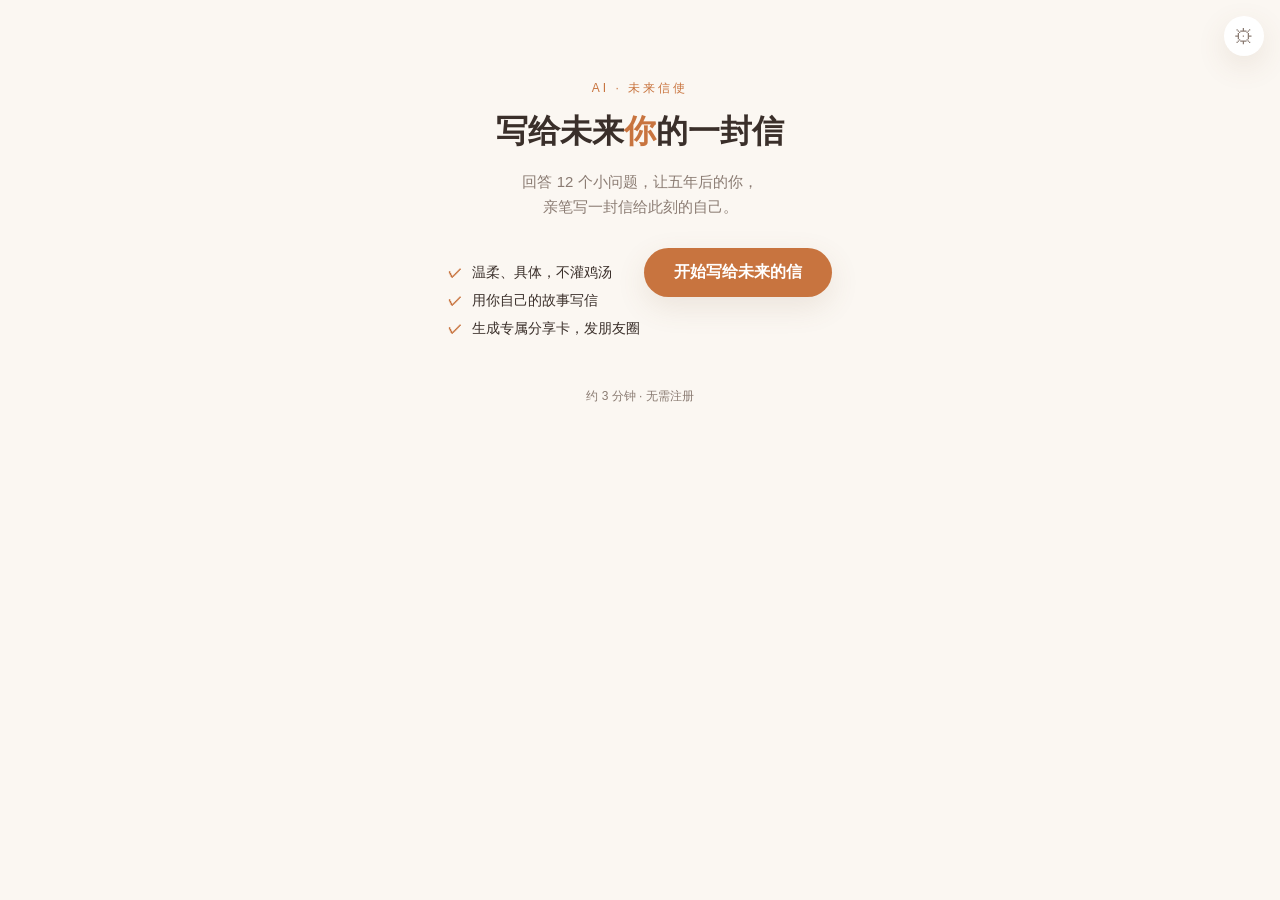
<file: index.html>
<!DOCTYPE html>
<html lang="zh-CN">
<head>
  <meta charset="UTF-8" />
  <meta name="viewport" content="width=device-width, initial-scale=1.0, maximum-scale=1.0" />
  <title>写给未来你的一封信</title>
  <link rel="stylesheet" href="assets/css/style.css" />
</head>
<body>
  <!-- 设置按钮 -->
  <button id="settingsBtn" class="gear" title="API 设置" aria-label="设置">⚙</button>

  <main class="app">
    <!-- 落地页 -->
    <section id="screen-intro" class="screen active">
      <div class="intro-card">
        <p class="eyebrow">AI · 未来信使</p>
        <h1 class="title">写给未来<span>你</span>的一封信</h1>
        <p class="subtitle">回答 12 个小问题，让五年后的你，<br/>亲笔写一封信给此刻的自己。</p>
        <ul class="intro-points">
          <li>温柔、具体，不灌鸡汤</li>
          <li>用你自己的故事写信</li>
          <li>生成专属分享卡，发朋友圈</li>
        </ul>
        <button id="startBtn" class="btn-primary">开始写给未来的信</button>
        <p class="intro-foot">约 3 分钟 · 无需注册</p>
      </div>
    </section>

    <!-- 问卷页 -->
    <section id="screen-quiz" class="screen">
      <div class="quiz-head">
        <span id="quizProgress" class="progress">12 题</span>
        <h2>此刻的你，是什么样</h2>
      </div>
      <form id="quizForm" class="quiz-form"></form>
      <div class="quiz-foot">
        <button id="generateBtn" class="btn-primary">让未来的我写这封信 →</button>
      </div>
    </section>

    <!-- 生成中 -->
    <section id="screen-loading" class="screen">
      <div class="loading-card">
        <div class="spinner"></div>
        <p class="loading-text">未来的你正在提笔……</p>
        <p class="loading-sub" id="loadingSub">把你的故事，写成一封信</p>
      </div>
    </section>

    <!-- 结果页 -->
    <section id="screen-result" class="screen">
      <div class="result-card">
        <p class="result-eyebrow">来自 <span id="futureYear">2031</span> 年的一封信</p>
        <div id="letterBox" class="letter"></div>

        <!-- 付费墙：未解锁时显示 -->
        <div id="unlockPanel" class="unlock-panel">
          <div class="unlock-fade"></div>
          <div class="unlock-box">
            <p class="unlock-title">🔒 这封信，还有更多温柔没读完</p>
            <p class="unlock-sub">支付 <b id="payPrice">¥3.99</b> 解锁完整信件 + 专属分享卡</p>
            <div class="unlock-input-row">
              <input id="codeInput" type="text" placeholder="输入解锁码，如 FUT-AB12CD34-EF" autocomplete="off" />
              <button id="unlockBtn" class="btn-primary">解锁</button>
            </div>
            <p id="codeMsg" class="code-msg"></p>
            <p id="payInfo" class="pay-info"></p>
            <p class="unlock-buy">还没有解锁码？<a id="buyLink" href="#" target="_blank" rel="noopener">点此购买 ¥3.99</a></p>
          </div>
        </div>

        <div class="result-meta">
          <span id="tagBadge" class="tag-badge"></span>
          <div id="stars" class="stars"></div>
        </div>
        <p id="tagline" class="tagline"></p>
        <div class="result-actions">
          <button id="shareCardBtn" class="btn-primary">生成分享卡</button>
          <button id="retryBtn" class="btn-ghost">再测一次</button>
        </div>
      </div>
    </section>
  </main>

  <!-- 设置弹窗 -->
  <div id="settingsModal" class="modal">
    <div class="modal-box">
      <h3>API 设置</h3>
      <p class="modal-tip">Key 保存在本机浏览器（localStorage），不会上传。留空则使用内置配置。</p>
      <label>API Key<input id="cfgKey" type="text" placeholder="sk-..." /></label>
      <label>接口地址<input id="cfgBase" type="text" placeholder="https://api.deepseek.com/v1" /></label>
      <label>模型名<input id="cfgModel" type="text" placeholder="deepseek-chat" /></label>
      <div class="modal-actions">
        <button id="saveCfg" class="btn-primary">保存</button>
        <button id="closeCfg" class="btn-ghost">关闭</button>
      </div>
    </div>
  </div>

  <!-- 分享卡弹窗 -->
  <div id="cardModal" class="modal">
    <div class="modal-box wide">
      <h3>你的专属分享卡</h3>
      <div class="card-preview"><img id="cardImg" alt="分享卡" /></div>
      <div class="modal-actions">
        <a id="downloadCard" class="btn-primary" download="未来的一封信.png">保存图片</a>
        <button id="closeCard" class="btn-ghost">关闭</button>
      </div>
    </div>
  </div>

  <script src="assets/js/config.js"></script>
  <script src="assets/js/qrcode.min.js"></script>
  <script src="assets/js/app.js"></script>
</body>
</html>
</file>
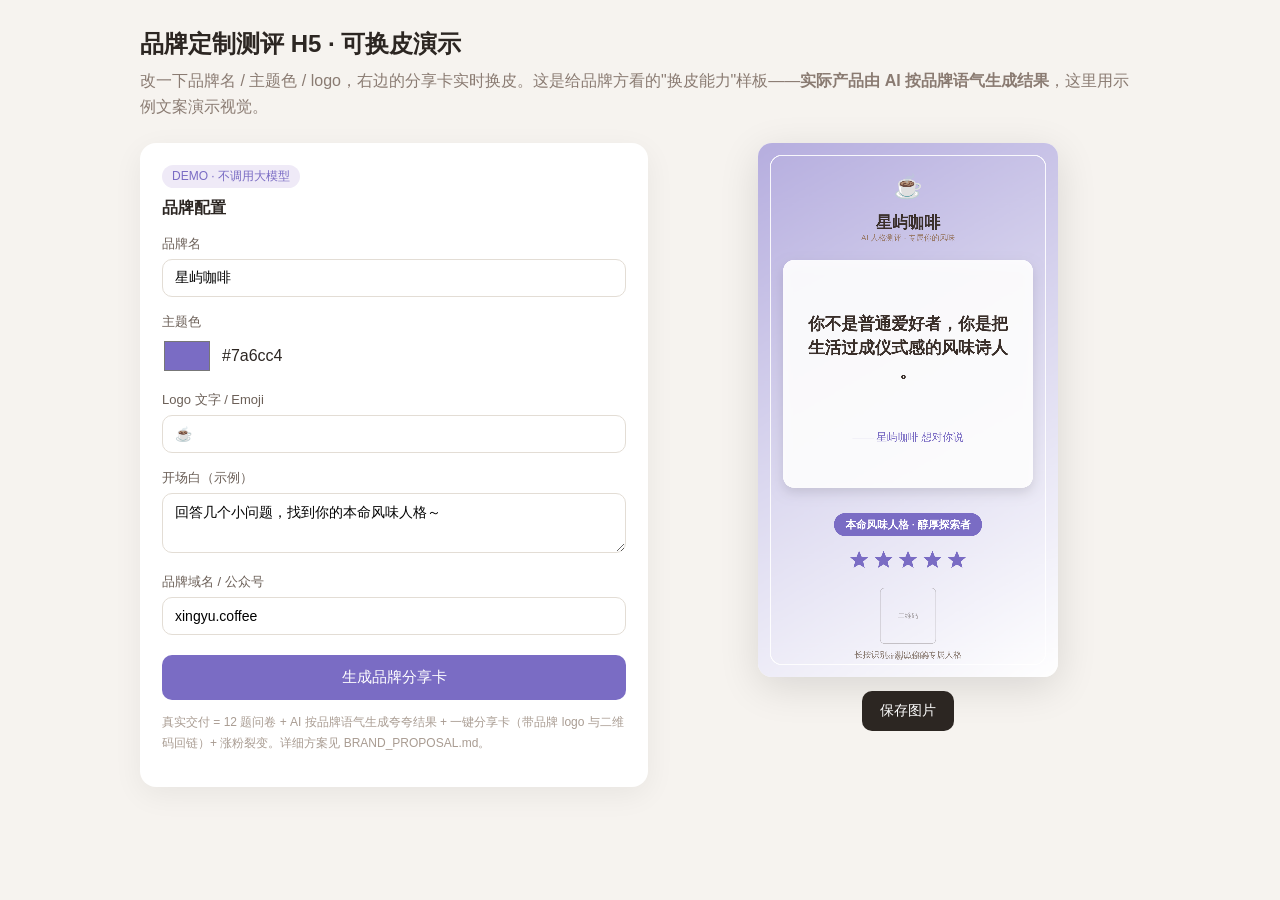
<file: brand.html>
<!DOCTYPE html>
<html lang="zh-CN">
<head>
<meta charset="UTF-8" />
<meta name="viewport" content="width=device-width, initial-scale=1.0" />
<title>品牌定制测评 H5 · 可换皮演示</title>
<style>
  body { margin:0; font-family:-apple-system,'PingFang SC',sans-serif; background:#f6f3ef; color:#2c2622; }
  .wrap { max-width:1000px; margin:0 auto; padding:28px 18px 60px; }
  h1 { font-size:24px; margin:0; }
  .sub { color:#8a7b72; margin:8px 0 24px; line-height:1.6; }
  .layout { display:flex; gap:28px; flex-wrap:wrap; }
  .panel { flex:1; min-width:300px; background:#fff; border-radius:16px; padding:22px; box-shadow:0 8px 30px rgba(0,0,0,.06); }
  .panel h2 { font-size:16px; margin:0 0 6px; }
  label { display:block; font-size:13px; color:#6b5f57; margin:16px 0 6px; }
  input[type=text], textarea { width:100%; box-sizing:border-box; padding:10px 12px; border:1px solid #e3ddd5; border-radius:10px; font-size:14px; font-family:inherit; }
  textarea { resize:vertical; min-height:60px; }
  .row { display:flex; align-items:center; gap:10px; }
  input[type=color] { width:50px; height:38px; border:none; background:none; padding:0; cursor:pointer; }
  button.gen { margin-top:20px; width:100%; padding:13px; border:none; border-radius:10px; background:#7a6cc4; color:#fff; font-size:15px; cursor:pointer; }
  button.gen:hover { filter:brightness(1.05); }
  .prev { flex:1; min-width:300px; display:flex; flex-direction:column; align-items:center; }
  canvas { width:300px; height:auto; border-radius:14px; box-shadow:0 10px 40px rgba(0,0,0,.12); background:#fff; }
  a.dl { margin-top:14px; padding:11px 18px; background:#2c2622; color:#fff; border-radius:10px; text-decoration:none; font-size:14px; }
  .note { font-size:12px; color:#a99c92; margin-top:12px; line-height:1.7; }
  .tag { display:inline-block; background:#efeaf7; color:#7a6cc4; font-size:12px; padding:3px 10px; border-radius:20px; margin-bottom:10px; }
</style>
</head>
<body>
<div class="wrap">
  <h1>品牌定制测评 H5 · 可换皮演示</h1>
  <p class="sub">改一下品牌名 / 主题色 / logo，右边的分享卡实时换皮。这是给品牌方看的"换皮能力"样板——<b>实际产品由 AI 按品牌语气生成结果</b>，这里用示例文案演示视觉。</p>
  <div class="layout">
    <div class="panel">
      <span class="tag">DEMO · 不调用大模型</span>
      <h2>品牌配置</h2>
      <label>品牌名</label>
      <input id="bName" type="text" value="星屿咖啡" />
      <label>主题色</label>
      <div class="row"><input id="bColor" type="color" value="#7a6cc4" /> <span id="bColorHex">#7a6cc4</span></div>
      <label>Logo 文字 / Emoji</label>
      <input id="bLogo" type="text" value="☕" />
      <label>开场白（示例）</label>
      <textarea id="bIntro">回答几个小问题，找到你的本命风味人格～</textarea>
      <label>品牌域名 / 公众号</label>
      <input id="bDomain" type="text" value="xingyu.coffee" />
      <button class="gen" id="genBtn">生成品牌分享卡</button>
      <p class="note">真实交付 = 12 题问卷 + AI 按品牌语气生成夸夸结果 + 一键分享卡（带品牌 logo 与二维码回链）+ 涨粉裂变。详细方案见 BRAND_PROPOSAL.md。</p>
    </div>
    <div class="prev">
      <canvas id="card" width="1080" height="1920"></canvas>
      <a class="dl" id="dl" download="品牌分享卡.png">保存图片</a>
    </div>
  </div>
</div>
<script>
function $(id){ return document.getElementById(id); }
function roundRect(ctx,x,y,w,h,r){ ctx.beginPath(); ctx.moveTo(x+r,y); ctx.arcTo(x+w,y,x+w,y+h,r); ctx.arcTo(x+w,y+h,x,y+h,r); ctx.arcTo(x,y+h,x,y,r); ctx.arcTo(x,y,x+w,y,r); ctx.closePath(); }
function wrapText(ctx,text,x,y,maxW,lineH,maxLines){ const chars=String(text).split(""); let line="",lines=[]; for(const ch of chars){ if(ctx.measureText(line+ch).width>maxW&&line){ lines.push(line); line=ch; if(lines.length===maxLines-1) break; } else line+=ch; } if(line&&lines.length<maxLines) lines.push(line); let yy=y; for(const l of lines){ ctx.fillText(l,x,yy); yy+=lineH; } }
function hexToRgb(h){ h=h.replace('#',''); return [parseInt(h.substr(0,2),16),parseInt(h.substr(2,2),16),parseInt(h.substr(4,2),16)]; }
function lighten(hex,amt){ const [r,g,b]=hexToRgb(hex); const f=v=>Math.min(255,Math.round(v+(255-v)*amt)); return "rgb("+f(r)+","+f(g)+","+f(b)+")"; }

function drawCard(){
  const name = $("bName").value || "品牌名";
  const color = $("bColor").value || "#7a6cc4";
  const logo = $("bLogo").value || "★";
  const domain = $("bDomain").value || "";
  const W=1080, H=1920;
  const c=$("card"); const ctx=c.getContext("2d");

  // 背景渐变（主题色）
  const g=ctx.createLinearGradient(0,0,W,H);
  g.addColorStop(0, lighten(color,0.45));
  g.addColorStop(0.5, lighten(color,0.74));
  g.addColorStop(1, "#ffffff");
  ctx.fillStyle=g; ctx.fillRect(0,0,W,H);
  ctx.strokeStyle="rgba(255,255,255,0.9)"; ctx.lineWidth=4; roundRect(ctx,44,44,W-88,H-88,44); ctx.stroke();
  ctx.textAlign="center";

  // logo + 品牌名
  ctx.font="84px -apple-system,'PingFang SC',sans-serif"; ctx.fillStyle=color; ctx.fillText(logo, W/2, 185);
  ctx.fillStyle="#3a2f2a"; ctx.font="700 58px -apple-system,'PingFang SC',sans-serif"; ctx.fillText(name, W/2, 305);
  ctx.fillStyle="#9a7b6a"; ctx.font="400 28px -apple-system,'PingFang SC',sans-serif"; ctx.fillText("AI 人格测评 · 专属你的风味", W/2, 350);

  // 信纸面板
  const px=90, py=420, pw=W-180, ph=820;
  ctx.save(); ctx.shadowColor="rgba(0,0,0,.12)"; ctx.shadowBlur=40; ctx.shadowOffsetY=18;
  ctx.fillStyle="rgba(255,255,255,0.92)"; roundRect(ctx,px,py,pw,ph,40); ctx.fill(); ctx.restore();

  // 金句（示例）
  ctx.fillStyle="#3a2f2a"; ctx.font="700 60px 'Songti SC','STSong',serif";
  wrapText(ctx, "你不是普通爱好者，你是把生活过成仪式感的风味诗人。", W/2, py+250, pw-150, 86, 5);
  ctx.fillStyle=color; ctx.font="500 38px 'Songti SC',serif";
  ctx.fillText("—— "+name+" 想对你说", W/2, py+650);

  // 标签徽章
  const tag="本命风味人格 · 醇厚探索者";
  ctx.font="700 38px -apple-system,'PingFang SC',sans-serif";
  const tw=ctx.measureText(tag).width+84; const ty=1330;
  ctx.fillStyle=color; roundRect(ctx,(W-tw)/2,ty,tw,84,42); ctx.fill();
  ctx.fillStyle="#fff"; ctx.fillText(tag, W/2, ty+55);

  // 星级
  const starY=1500, starR=34, gap=88, total=5;
  const sx=W/2-gap*(total-1)/2;
  for(let i=0;i<total;i++){ const cx=sx+i*gap, cy=starY;
    ctx.beginPath(); for(let k=0;k<5;k++){ const a=-Math.PI/2+k*2*Math.PI/5; const ox=cx+Math.cos(a)*starR, oy=cy+Math.sin(a)*starR; const a2=a+Math.PI/5; const ix=cx+Math.cos(a2)*starR*0.45, iy=cy+Math.sin(a2)*starR*0.45; if(k===0) ctx.moveTo(ox,oy); else ctx.lineTo(ox,oy); ctx.lineTo(ix,iy); } ctx.closePath(); ctx.fillStyle=color; ctx.fill(); }

  // 二维码占位
  const qrS=200, qx=W/2-qrS/2, qy=1600;
  ctx.strokeStyle="rgba(58,47,42,0.25)"; ctx.lineWidth=2; roundRect(ctx,qx,qy,qrS,qrS,16); ctx.stroke();
  ctx.fillStyle="rgba(58,47,42,0.4)"; ctx.font="400 24px -apple-system,sans-serif"; ctx.fillText("二维码", W/2, qy+qrS/2+8);
  ctx.fillStyle="#8a7b72"; ctx.font="400 30px -apple-system,'PingFang SC',sans-serif";
  ctx.fillText("长按识别 · 测出你的专属人格", W/2, qy+qrS+50);

  // 域名
  ctx.fillStyle="rgba(138,123,114,0.8)"; ctx.font="400 26px -apple-system,sans-serif";
  ctx.fillText(domain, W/2, H-66);

  $("dl").href = c.toDataURL("image/png");
}
$("genBtn").onclick = drawCard;
$("bColor").oninput = function(){ $("bColorHex").textContent = this.value; };
drawCard();
</script>
</body>
</html>
</file>
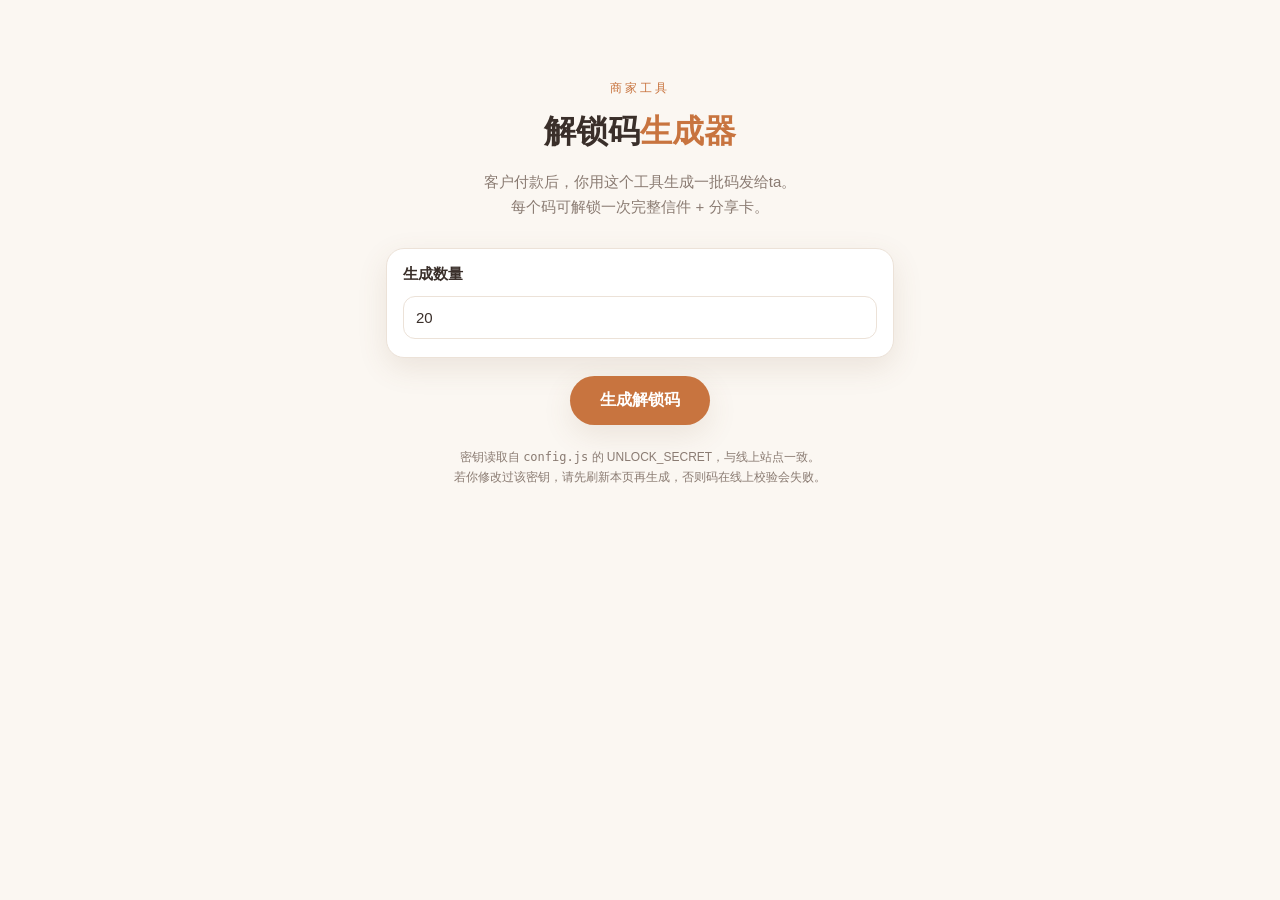
<file: codes.html>
<!DOCTYPE html>
<html lang="zh-CN">
<head>
  <meta charset="UTF-8" />
  <meta name="viewport" content="width=device-width, initial-scale=1.0" />
  <title>解锁码生成器 · 写给未来你的一封信</title>
  <link rel="stylesheet" href="assets/css/style.css" />
</head>
<body>
  <main class="app">
    <section class="screen active">
      <div class="intro-card">
        <p class="eyebrow">商家工具</p>
        <h1 class="title">解锁码<span>生成器</span></h1>
        <p class="subtitle">客户付款后，你用这个工具生成一批码发给ta。<br/>每个码可解锁一次完整信件 + 分享卡。</p>

        <div class="q-block" style="text-align:left;margin-bottom:18px">
          <label class="q-label">生成数量</label>
          <input id="numInput" class="q-input" type="number" value="20" min="1" max="500" style="min-height:auto" />
        </div>

        <button id="genBtn" class="btn-primary">生成解锁码</button>

        <div id="outWrap" class="q-block" style="margin-top:18px;display:none;text-align:left">
          <label class="q-label">生成结果（每行一个，复制发给客户）</label>
          <textarea id="out" class="q-input" readonly style="min-height:180px;font-family:monospace"></textarea>
          <button id="copyBtn" class="btn-ghost" style="margin-top:10px">复制全部</button>
        </div>

        <p class="intro-foot" style="margin-top:22px;line-height:1.7">
          密钥读取自 <code>config.js</code> 的 UNLOCK_SECRET，与线上站点一致。<br/>
          若你修改过该密钥，请先刷新本页再生成，否则码在线上校验会失败。
        </p>
      </div>
    </section>
  </main>

  <script src="assets/js/config.js"></script>
  <script>
    // 与 app.js 完全一致的算法（独立副本，不依赖 DOM 逻辑）
    const CODE_CHARS = "0123456789ABCDEFGHJKMNPQRSTVWXYZ";
    function hashStr(s) {
      let h = 5381;
      for (let i = 0; i < s.length; i++) h = ((h << 5) + h + s.charCodeAt(i)) >>> 0;
      return h;
    }
    function makeCode(secret) {
      let body = "";
      for (let i = 0; i < 8; i++) body += CODE_CHARS[Math.floor(Math.random() * CODE_CHARS.length)];
      const want = hashStr(body + secret) % 1024;
      const chk = CODE_CHARS[Math.floor(want / 32)] + CODE_CHARS[want % 32];
      return "FUT-" + body + "-" + chk;
    }

    const secret = (window.APP_CONFIG && window.APP_CONFIG.UNLOCK_SECRET) || "";
    document.getElementById("genBtn").onclick = () => {
      const n = Math.max(1, Math.min(500, parseInt(document.getElementById("numInput").value, 10) || 1));
      if (!secret) { alert("未读取到 UNLOCK_SECRET，请确认 config.js 已正确加载"); return; }
      const codes = [];
      for (let i = 0; i < n; i++) codes.push(makeCode(secret));
      const out = document.getElementById("out");
      out.value = codes.join("\n");
      document.getElementById("outWrap").style.display = "block";
    };
    document.getElementById("copyBtn").onclick = () => {
      const out = document.getElementById("out");
      out.select();
      try {
        navigator.clipboard.writeText(out.value);
        alert("已复制 " + out.value.split("\n").length + " 个码");
      } catch (e) {
        document.execCommand("copy");
        alert("已复制");
      }
    };
  </script>
</body>
</html>
</file>
<file: assets/css/style.css>
:root {
  --bg: #fbf7f2;
  --ink: #3a2f2a;
  --muted: #8a7b72;
  --line: #ece2d8;
  --brand: #c8743f;
  --brand-soft: #f3e2d3;
  --accent: #7a6cc4;
  --card: #ffffff;
  --radius: 18px;
  --shadow: 0 10px 30px rgba(120, 90, 60, 0.12);
}

* { box-sizing: border-box; }

html, body {
  margin: 0;
  padding: 0;
  background: var(--bg);
  color: var(--ink);
  font-family: -apple-system, BlinkMacSystemFont, "PingFang SC", "Microsoft YaHei", sans-serif;
  -webkit-font-smoothing: antialiased;
}

body { min-height: 100vh; }

.gear {
  position: fixed;
  top: 16px;
  right: 16px;
  width: 40px;
  height: 40px;
  border: none;
  border-radius: 50%;
  background: var(--card);
  color: var(--muted);
  font-size: 20px;
  cursor: pointer;
  box-shadow: var(--shadow);
  z-index: 50;
}
.gear:hover { color: var(--brand); }

.app {
  max-width: 560px;
  margin: 0 auto;
  padding: 24px 18px 48px;
}

/* 屏幕切换 */
.screen { display: none; animation: fade .35s ease; }
.screen.active { display: block; }
@keyframes fade { from { opacity: 0; transform: translateY(8px);} to { opacity:1; transform: none;} }

/* 落地页 */
.intro-card { text-align: center; padding: 56px 8px 24px; }
.eyebrow {
  letter-spacing: 3px;
  font-size: 12px;
  color: var(--brand);
  margin: 0 0 14px;
}
.title {
  font-size: 32px;
  line-height: 1.3;
  margin: 0 0 16px;
  font-weight: 800;
}
.title span { color: var(--brand); }
.subtitle { color: var(--muted); font-size: 15px; line-height: 1.7; margin: 0 0 28px; }
.intro-points {
  list-style: none;
  padding: 0;
  margin: 0 auto 32px;
  display: inline-flex;
  flex-direction: column;
  gap: 10px;
  text-align: left;
}
.intro-points li {
  font-size: 14px;
  color: var(--ink);
  padding-left: 24px;
  position: relative;
}
.intro-points li::before {
  content: "✓";
  position: absolute;
  left: 0;
  color: var(--brand);
  font-weight: 700;
}
.intro-foot { color: var(--muted); font-size: 12px; margin-top: 18px; }

/* 按钮 */
.btn-primary {
  display: inline-block;
  background: var(--brand);
  color: #fff;
  border: none;
  border-radius: 999px;
  padding: 14px 30px;
  font-size: 16px;
  font-weight: 700;
  cursor: pointer;
  box-shadow: var(--shadow);
  transition: transform .12s ease, background .2s ease;
}
.btn-primary:hover { background: #b3652f; transform: translateY(-1px); }
.btn-primary:active { transform: translateY(0); }
.btn-ghost {
  background: transparent;
  border: 1px solid var(--line);
  color: var(--muted);
  border-radius: 999px;
  padding: 14px 24px;
  font-size: 15px;
  cursor: pointer;
}
.btn-ghost:hover { color: var(--ink); border-color: var(--muted); }

/* 问卷 */
.quiz-head { margin-bottom: 18px; }
.quiz-head h2 { font-size: 22px; margin: 6px 0 0; }
.progress {
  font-size: 12px;
  color: var(--brand);
  background: var(--brand-soft);
  padding: 4px 12px;
  border-radius: 999px;
}
.quiz-form { display: flex; flex-direction: column; gap: 18px; }
.q-block {
  background: var(--card);
  border: 1px solid var(--line);
  border-radius: var(--radius);
  padding: 16px 16px 18px;
  box-shadow: var(--shadow);
}
.q-label { font-size: 15px; font-weight: 600; margin-bottom: 12px; display: block; }
.q-label .q-num { color: var(--brand); margin-right: 6px; }
.q-options { display: flex; flex-wrap: wrap; gap: 8px; }
.opt {
  border: 1px solid var(--line);
  background: #fff;
  border-radius: 999px;
  padding: 9px 14px;
  font-size: 14px;
  cursor: pointer;
  transition: all .15s ease;
}
.opt:hover { border-color: var(--brand); }
.opt.selected { background: var(--brand); color: #fff; border-color: var(--brand); }
.q-input {
  width: 100%;
  border: 1px solid var(--line);
  border-radius: 12px;
  padding: 12px;
  font-size: 15px;
  font-family: inherit;
  resize: vertical;
  min-height: 52px;
  color: var(--ink);
}
.q-input:focus { outline: none; border-color: var(--brand); }
.q-block.warn { border-color: #e0926a; box-shadow: 0 0 0 3px rgba(200,116,63,.12); }

.quiz-foot { margin-top: 26px; text-align: center; }

/* 生成中 */
.loading-card { text-align: center; padding: 90px 16px; }
.spinner {
  width: 46px; height: 46px;
  border: 4px solid var(--brand-soft);
  border-top-color: var(--brand);
  border-radius: 50%;
  margin: 0 auto 22px;
  animation: spin 0.9s linear infinite;
}
@keyframes spin { to { transform: rotate(360deg); } }
.loading-text { font-size: 17px; font-weight: 600; margin: 0 0 8px; }
.loading-sub { color: var(--muted); font-size: 13px; margin: 0; }

/* 结果 */
.result-card {
  background: var(--card);
  border: 1px solid var(--line);
  border-radius: 22px;
  padding: 26px 22px 28px;
  box-shadow: var(--shadow);
}
.result-eyebrow { color: var(--brand); font-size: 13px; letter-spacing: 1px; margin: 0 0 14px; text-align: center; }
.result-eyebrow span { font-weight: 700; }
.letter {
  white-space: pre-wrap;
  line-height: 1.9;
  font-size: 15.5px;
  color: #44372f;
  font-family: "Songti SC", "STSong", Georgia, serif;
}
.result-meta { display: flex; align-items: center; justify-content: space-between; margin: 20px 0 6px; gap: 12px; flex-wrap: wrap; }
.tag-badge {
  background: linear-gradient(135deg, var(--accent), #9a8fe0);
  color: #fff;
  padding: 7px 16px;
  border-radius: 999px;
  font-size: 14px;
  font-weight: 700;
}
.stars { color: var(--brand); font-size: 18px; letter-spacing: 2px; }
.tagline {
  text-align: center;
  font-size: 16px;
  font-weight: 700;
  color: var(--ink);
  margin: 16px 0 24px;
  line-height: 1.6;
}
.result-actions { display: flex; gap: 12px; justify-content: center; flex-wrap: wrap; }

/* 付费墙 */
.unlock-panel { margin-top: 4px; }
.unlock-fade {
  height: 46px;
  margin: -28px 0 4px;
  background: linear-gradient(to bottom, rgba(255,255,255,0), var(--card) 78%);
  pointer-events: none;
}
.unlock-box {
  border: 1.5px dashed var(--brand);
  background: var(--brand-soft);
  border-radius: 16px;
  padding: 18px 16px 16px;
  text-align: center;
}
.unlock-title { font-size: 15px; font-weight: 700; color: var(--ink); margin: 0 0 6px; }
.unlock-sub { font-size: 13.5px; color: var(--muted); margin: 0 0 14px; }
.unlock-sub b { color: var(--brand); font-size: 16px; }
.unlock-input-row { display: flex; gap: 8px; max-width: 360px; margin: 0 auto; }
.unlock-input-row input {
  flex: 1;
  border: 1px solid var(--line);
  border-radius: 999px;
  padding: 11px 16px;
  font-size: 14px;
  font-family: inherit;
  letter-spacing: 1px;
  text-transform: uppercase;
}
.unlock-input-row input:focus { outline: none; border-color: var(--brand); }
.unlock-input-row .btn-primary { padding: 11px 22px; font-size: 15px; flex: 0 0 auto; }
.code-msg { font-size: 13px; min-height: 18px; margin: 10px 0 0; }
.code-msg.err { color: #d4564b; }
.code-msg.ok { color: #3a9d6b; }
.unlock-buy { font-size: 13px; color: var(--muted); margin: 12px 0 0; }
.unlock-buy a { color: var(--brand); font-weight: 700; text-decoration: none; }
.unlock-buy a:hover { text-decoration: underline; }
.pay-info { font-size: 12.5px; color: var(--muted); margin: 4px 0 12px; line-height: 1.6; }

/* 弹窗 */
.modal {
  display: none;
  position: fixed; inset: 0;
  background: rgba(40, 30, 24, 0.45);
  z-index: 100;
  align-items: center;
  justify-content: center;
  padding: 18px;
}
.modal.open { display: flex; }
.modal-box {
  background: #fff;
  border-radius: 18px;
  padding: 22px;
  width: 100%;
  max-width: 380px;
  box-shadow: var(--shadow);
}
.modal-box.wide { max-width: 420px; }
.modal-box h3 { margin: 0 0 12px; font-size: 18px; }
.modal-tip { font-size: 12px; color: var(--muted); margin: 0 0 16px; line-height: 1.6; }
.modal-box label { display: block; font-size: 13px; color: var(--muted); margin-bottom: 12px; }
.modal-box input {
  width: 100%;
  margin-top: 6px;
  padding: 10px 12px;
  border: 1px solid var(--line);
  border-radius: 10px;
  font-size: 14px;
  font-family: inherit;
}
.modal-box input:focus { outline: none; border-color: var(--brand); }
.modal-actions { display: flex; gap: 10px; margin-top: 8px; }
.modal-actions .btn-primary, .modal-actions .btn-ghost { flex: 1; text-align: center; text-decoration: none; padding: 12px; }
.card-preview { text-align: center; margin-bottom: 16px; }
.card-preview img { width: 100%; max-width: 320px; border-radius: 12px; box-shadow: var(--shadow); }

/* Toast */
.toast {
  position: fixed;
  left: 50%;
  bottom: 32px;
  transform: translateX(-50%);
  background: #3a2f2a;
  color: #fff;
  padding: 12px 20px;
  border-radius: 999px;
  font-size: 14px;
  z-index: 200;
  opacity: 0;
  transition: opacity .25s ease;
  pointer-events: none;
  max-width: 86%;
  text-align: center;
}
.toast.show { opacity: 1; }
</file>
